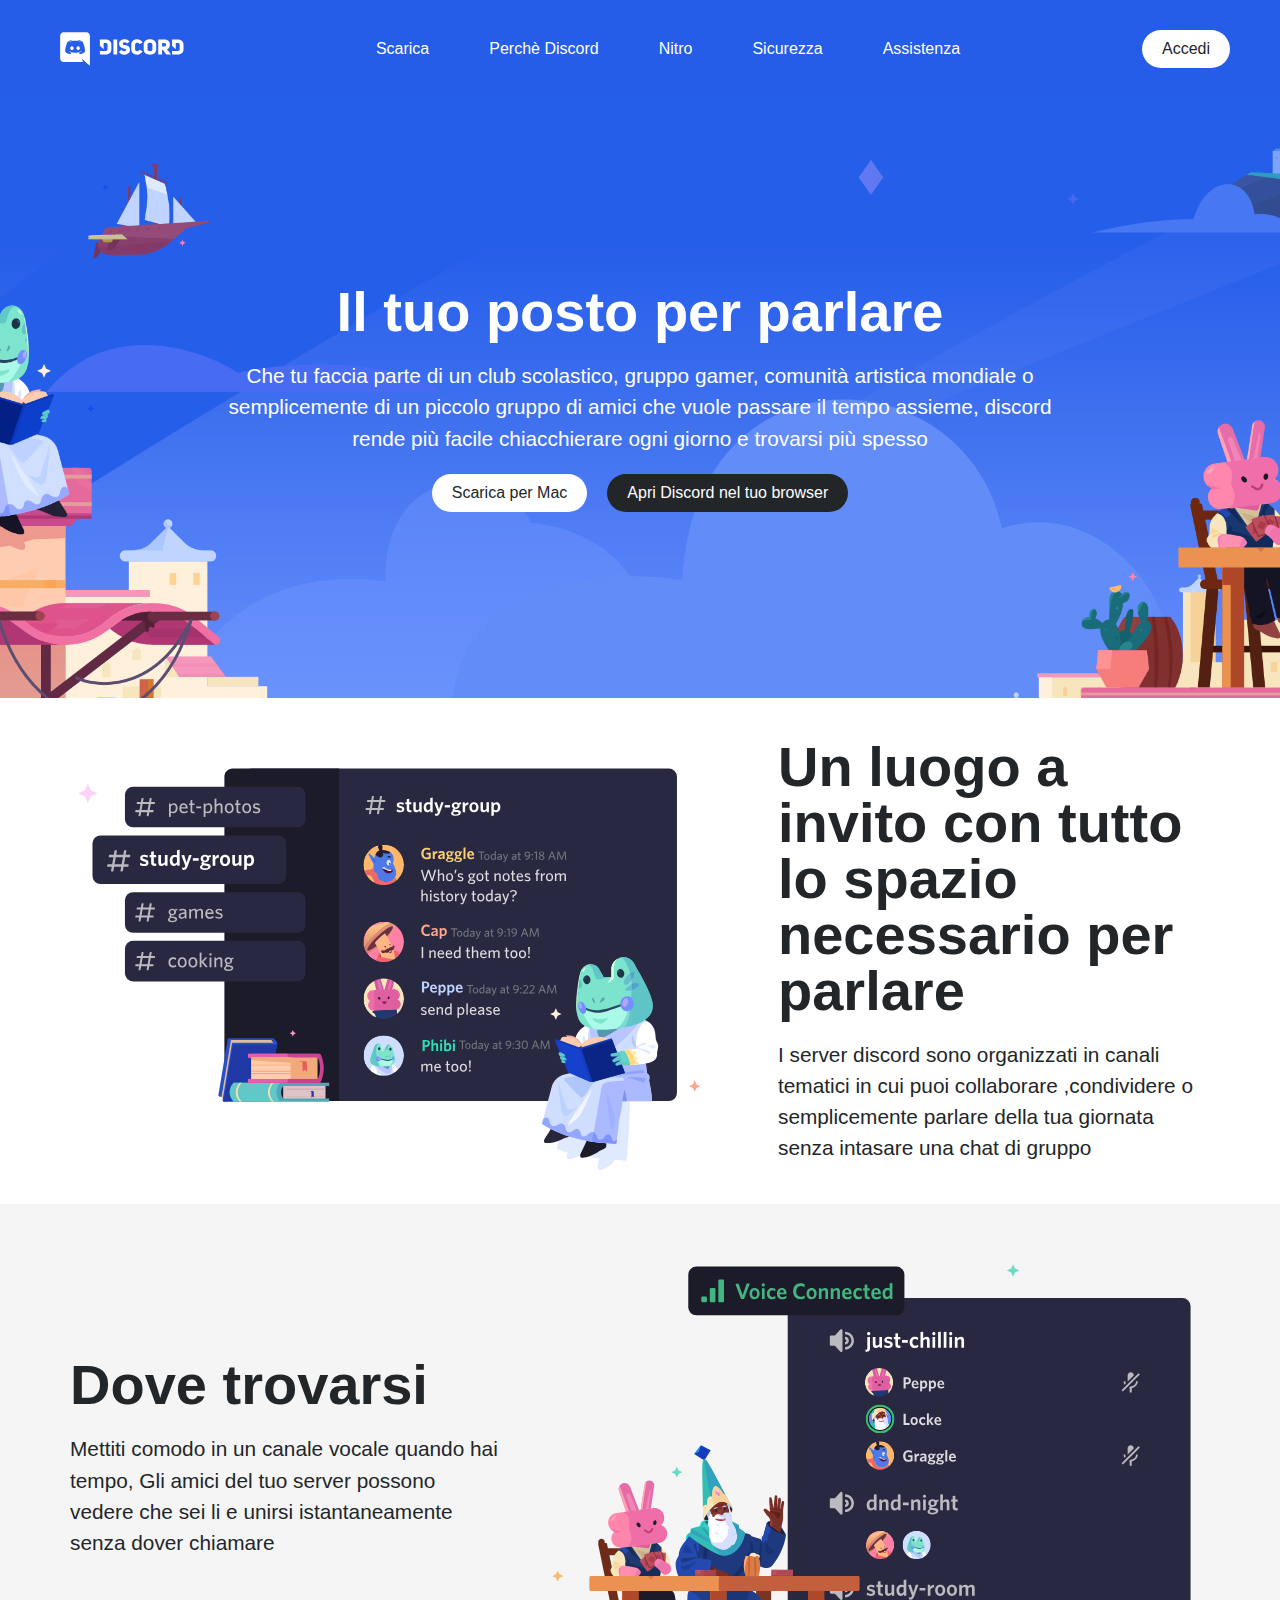
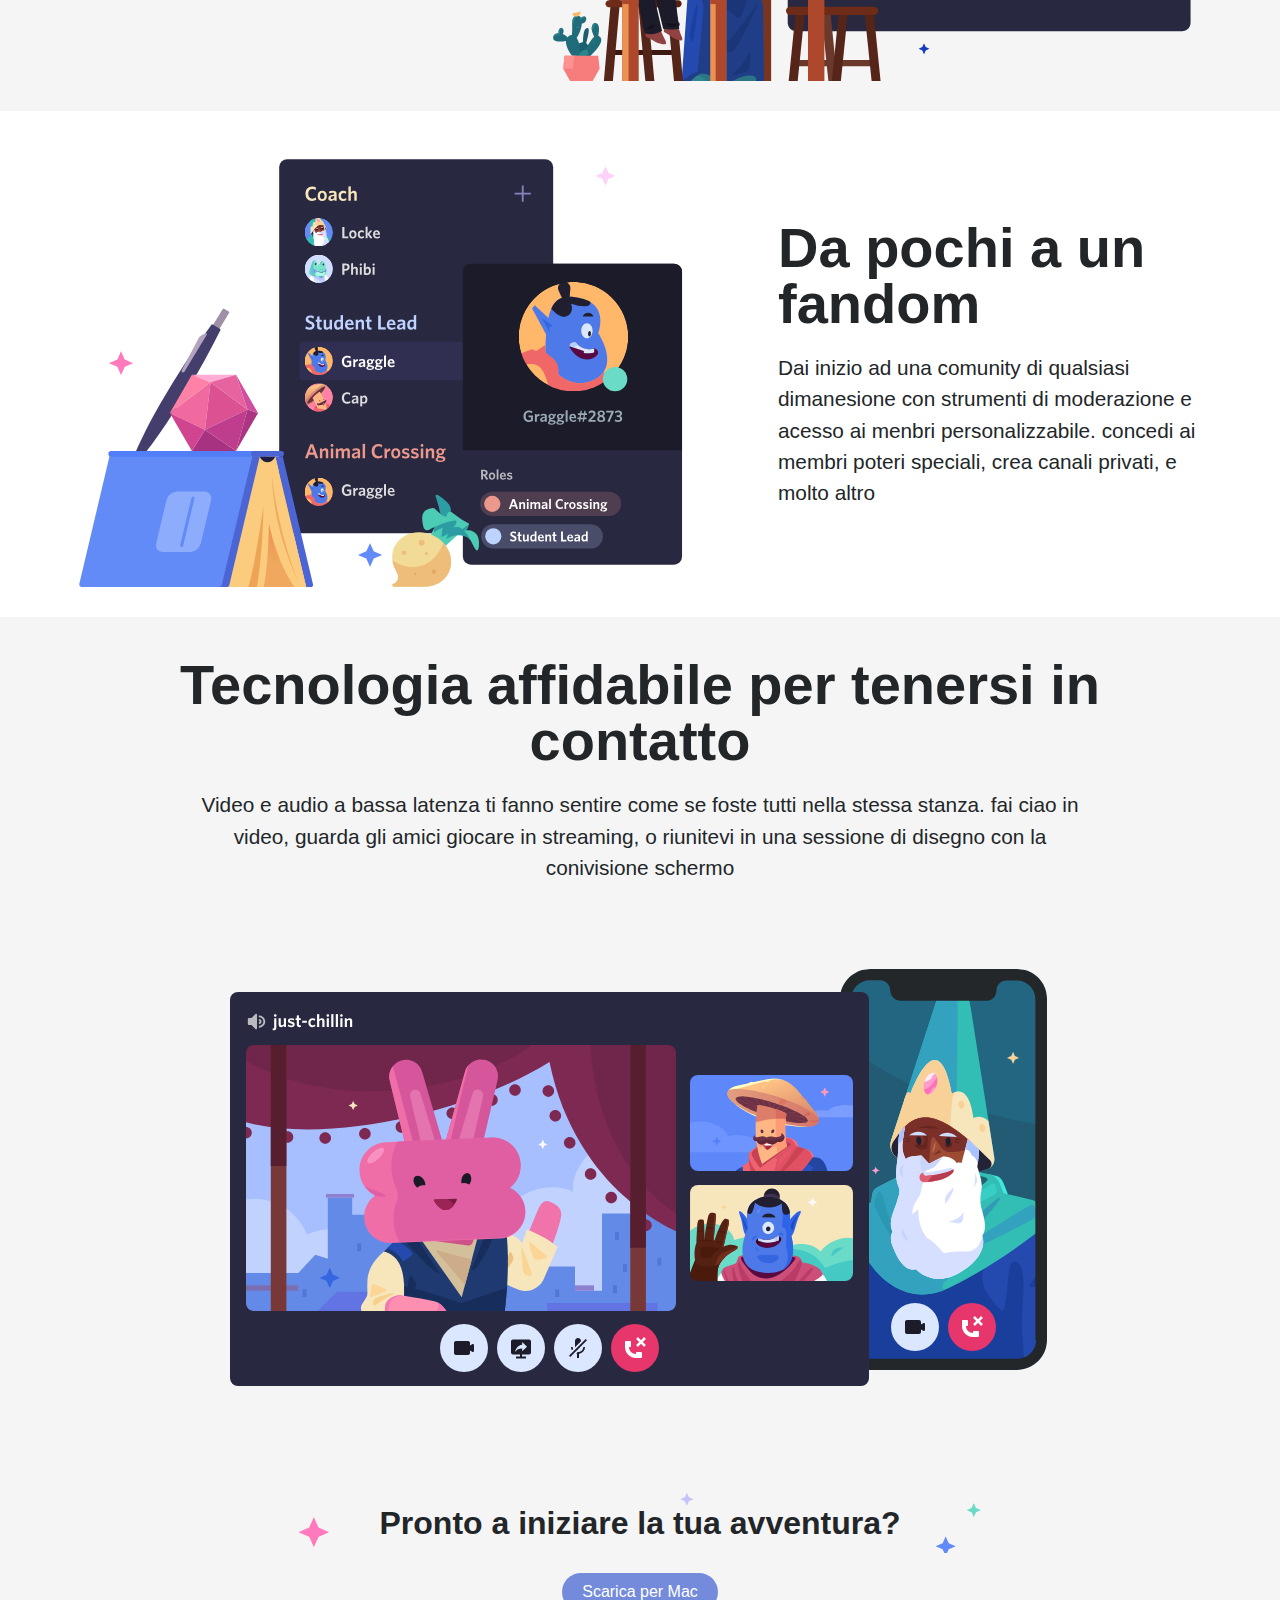
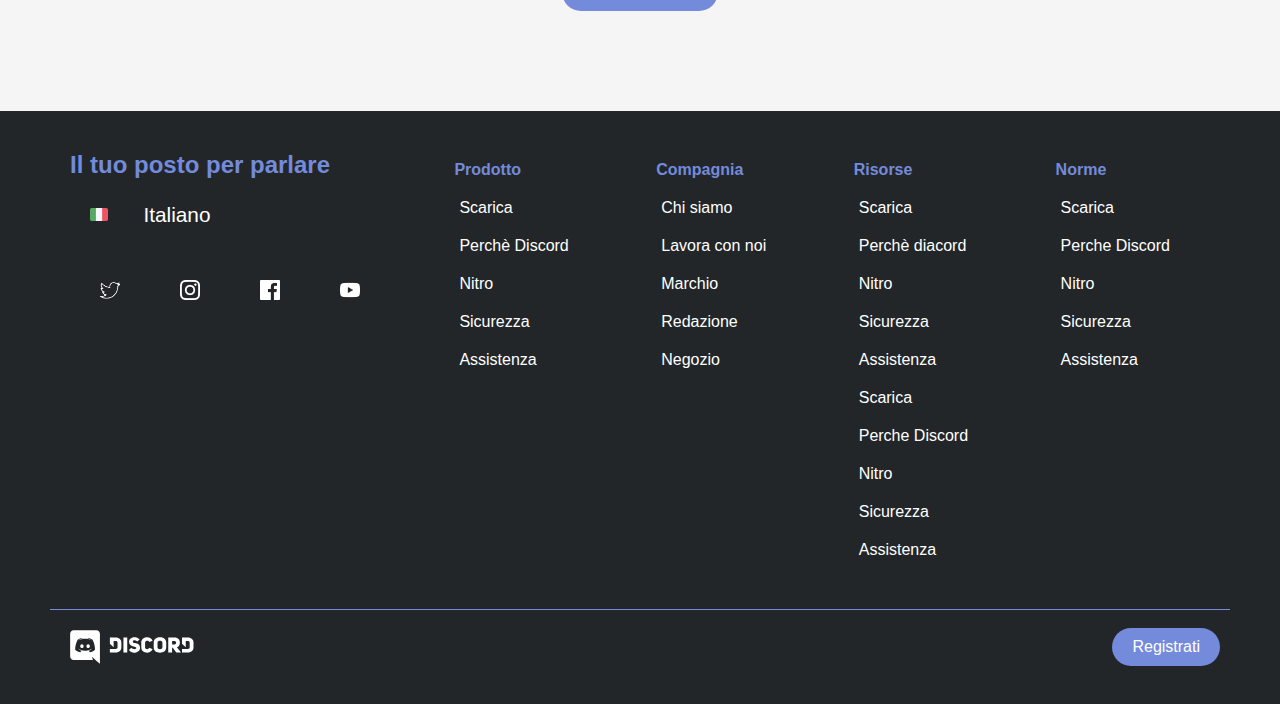
<file: index.html>
<!DOCTYPE html>
<html lang="it">
<head>
    <meta charset="UTF-8">
    <meta name="viewport" content="width=device-width, initial-scale=1.0">
    <link href="https://fonts.cdnfonts.com/css/whitney-2" rel="stylesheet">
    <style>
        @import url('https://fonts.cdnfonts.com/css/whitney-2');
    </style>           
    <link rel="stylesheet" href="./css/style.css">
    <title>Struttura Discord</title>
</head>
<body>
    <header class="backgrownd-bright-blue">
    <!-- logo + access barr -->
        <nav>
            <div class="container flexing spa-bet-flex wrap-flex">
                <img src="../img/logo.svg" alt="logo">
                <ul id=nav-list class="flexing gap wrap-flex">
                    <li><a href="#">Scarica</a></li>
                    <li><a href="#">Perchè Discord</a></li>
                    <li><a href="#">Nitro</a></li>
                    <li><a href="#">Sicurezza</a></li>
                    <li><a href="#">Assistenza</a></li>
                </ul>
                <a class="white-button button" href="">Accedi</a>
            </div>
        </nav>
    </header>
    <main class="backgrownd-light-grey">
    <!-- hero -->
        <section id="hero-section" class="hero-backgrownd align-center-flex">
            <div class="flexing small-container text-white column-flex">
              <h1 class="flexing center-content">Il tuo posto per parlare</h1>
              <p class="flexing center-text">Che tu faccia parte di un club scolastico, gruppo gamer, comunità artistica mondiale o semplicemente di un piccolo gruppo di amici che vuole passare il tempo assieme, discord rende più facile chiacchierare ogni giorno e trovarsi più spesso</p>
              <div class="flexing center-flex gap">
                <a class="button white-button mac-down" href="">Scarica per Mac</a>
                <a class="button dark-grey-button" href="">Apri Discord nel tuo browser</a>
              </div>
            </div>
        </section>
    <!-- section1 Un Luogo white <img txt> -->
        <section class="backgrownd-white">
            <div class="container flexing">
                <img class="img-widt" src="img/item1.svg" alt="img">
                <div class="txt-widt">
                    <h1>Un luogo a invito con tutto lo spazio necessario per parlare</h1>
                    <p>I server discord sono organizzati in canali tematici in cui puoi collaborare ,condividere o semplicemente parlare della tua giornata senza intasare una chat di gruppo</p>
                </div>
            </div>
        </section>
    <!-- section2 Dove Trovarsi grey <-txt img-> -->
        <section class="backgrownd-light-grey">
            <div class="container flexing row-rev-flex">
                <img class="img-widt" src="img/item2.svg" alt="img">
                <div class="txt-widt">
                    <h1>Dove trovarsi</h1>
                    <p>Mettiti comodo in un canale vocale quando hai tempo, Gli amici del tuo server possono vedere che sei li e unirsi istantaneamente senza dover chiamare</p>
                </div>
            </div>
        </section>
    <!-- section3 Da Pochi white <img txt> -->
        <section class="backgrownd-white">
            <div class="container flexing">
                <img class="img-widt" src="img/item3.svg" alt="img">
                <div class="txt-widt">
                    <h1>Da pochi a un fandom </h1>
                    <p>Dai inizio ad una comunity di qualsiasi dimanesione con strumenti di moderazione e acesso ai menbri personalizzabile. concedi ai membri poteri speciali, crea canali privati, e molto altro</p>
                </div>
            </div>
        </section>
    <!-- section4 Tecnologia grey txt-^ img-v> -->
        <section class="backgrownd-light-grey">
            <div class="container flexing column-flex column-rev-flex">
                <img class="small-container no-barr" src="img/item4-big.svg" alt="img">
                <div class="container">
                    <h1 class="center-text">Tecnologia affidabile per tenersi in contatto</h1>
                    <p class="center-text small-container">Video e audio a bassa latenza ti fanno sentire come se foste tutti nella stessa stanza. fai ciao in video, guarda gli amici giocare in streaming, o riunitevi in una sessione di disegno con la conivisione schermo</p>
                </div>
            </div>
        </section>
    <!-- section 5 Pronto? grey txt-^ but-v -->
        <section id=s5box class="flexing backgrownd-light-grey">
            <div id="con5" class="flexing container gap column-flex">
                <h3 id="ready" class="center-text">Pronto a iniziare la tua avventura?</h3>
                <a class="tarnished-purple-button button mac-down" href="">Scarica per Mac</a>
            </div>
        </section>
    </main>
    <footer>
    <!-- greyfooter = final links + nav -->
        <section class="backgrownd-dark-grey text-white">
        <!-- final links = lang + social + links -->
            <div class="container">
                <div class="flexing spa-bet-flex fle-sta-flex wrap-flex">
                    <div id=lang>
                    <!-- lang -->
                        <h2 class="flexing">Il tuo posto per parlare</h2>
                        <div class="flexing">
                            <img id="ita" src="img\ita.png" alt="ita-flag">
                            <p>Italiano</p>
                        </div>
                    <!-- social -->
                        <div id="socials" class=" flexing wrap-flex fle-end-flex">
                            <a href=""><img class="socials" src="img/twitterlogo.png" alt="Tweetter"></a>
                            <a href=""><img class="socials" src="img/instagram-logo.png" alt="Instagram"></a>
                            <a href=""><img class="socials" src="img/facebook-logo.png" alt="Facebook"></a>
                            <a href=""><img class="socials" src="img/youtube-icon.webp" alt="Youtube"></a>
                        </div>
                    </div>
                    <!-- links -->
                    <div id=bottom-links class="flexing spa-bet-flex fle-sta-flex wrap-flex">
                        <div>
                            <h4>Prodotto</h4>
                            <ul>
                                <li><a href="">Scarica</a></li>
                                <li><a href="">Perchè Discord</a></li>
                                <li><a href="">Nitro</a></li>
                                <li><a href="">Sicurezza</a></li>
                                <li><a href="">Assistenza</a></li>
                            </ul>
                        </div>
                        <div>
                        <h4>Compagnia</h4>
                            <ul>
                                <li><a href="">Chi siamo</a></li>
                                <li><a href="">Lavora con noi</a></li>
                                <li><a href="">Marchio</a></li>
                                <li><a href="">Redazione</a></li>
                                <li><a href="">Negozio</a></li>
                            </ul>
                        </div>
                        <div>
                            <h4>Risorse</h4>
                            <ul>
                                <li><a href="">Scarica</a></li>
                                <li><a href="">Perchè diacord</a></li>
                                <li><a href="">Nitro</li></a>
                                <li><a href="">Sicurezza</a></li>
                                <li><a href="">Assistenza</a></li>
                                <li><a href="">Scarica</a></li>
                                <li><a href="">Perche Discord</a></li>
                                <li><a href="">Nitro</a></li>
                                <li><a href="">Sicurezza</a></li>
                                <li><a href="">Assistenza</a></li>
                            </ul>
                        </div>
                        <div>
                            <h4>Norme</h4>
                            <ul>
                                <li><a href="">Scarica</a></li>
                             <li><a href="">Perche Discord</a></li>
                                <li><a href="">Nitro</a></li>
                                <li><a href="">Sicurezza</a></li>
                                <li><a href="">Assistenza</a></li>
                            </ul>
                        </div>
                    </div>
                </div>
            <!-- nav = logo + join barr -->
                <nav class="flexing spa-bet-flex wrap-flex">
                    <img src="../img/logo.svg" alt="logo">
                    <a class="button tarnished-purple-button" href="">Registrati</a>
                </nav>
            </div>
        </section>
    </footer>
    
</body>
</html>
</file>
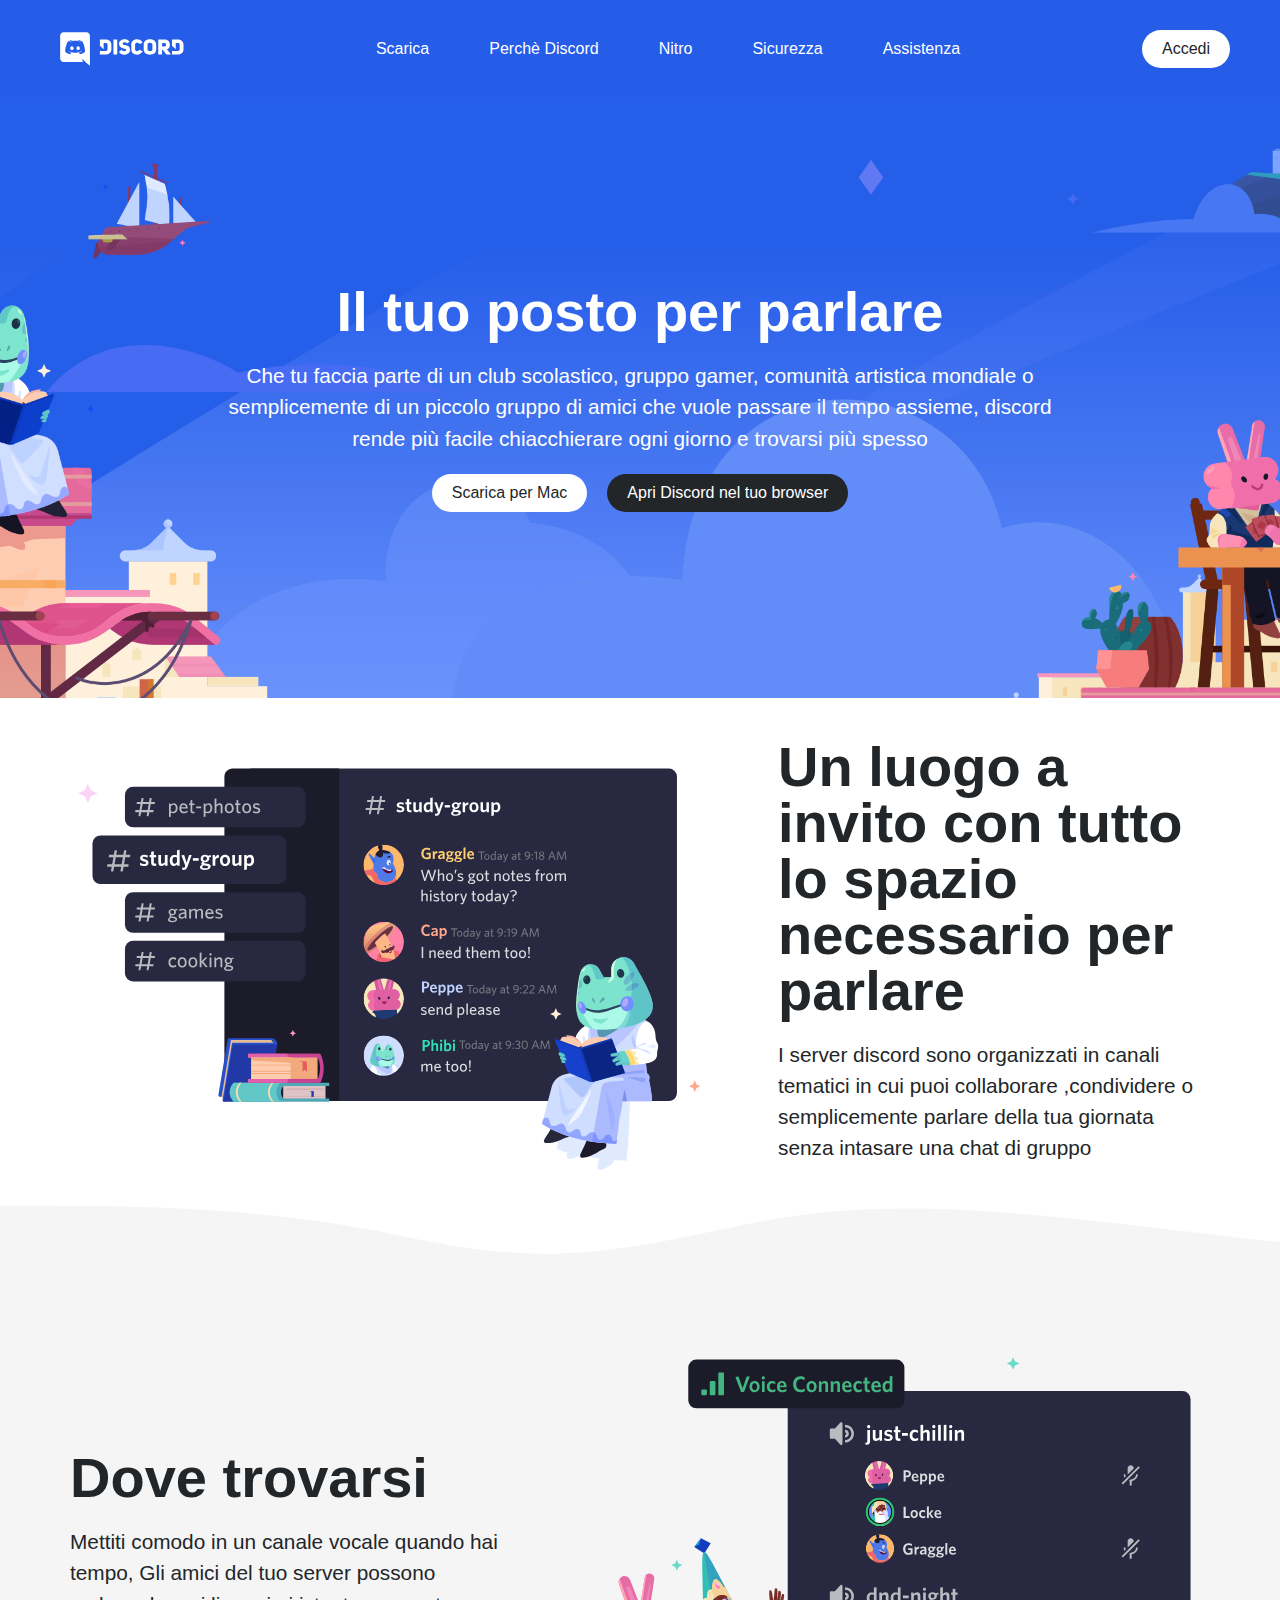
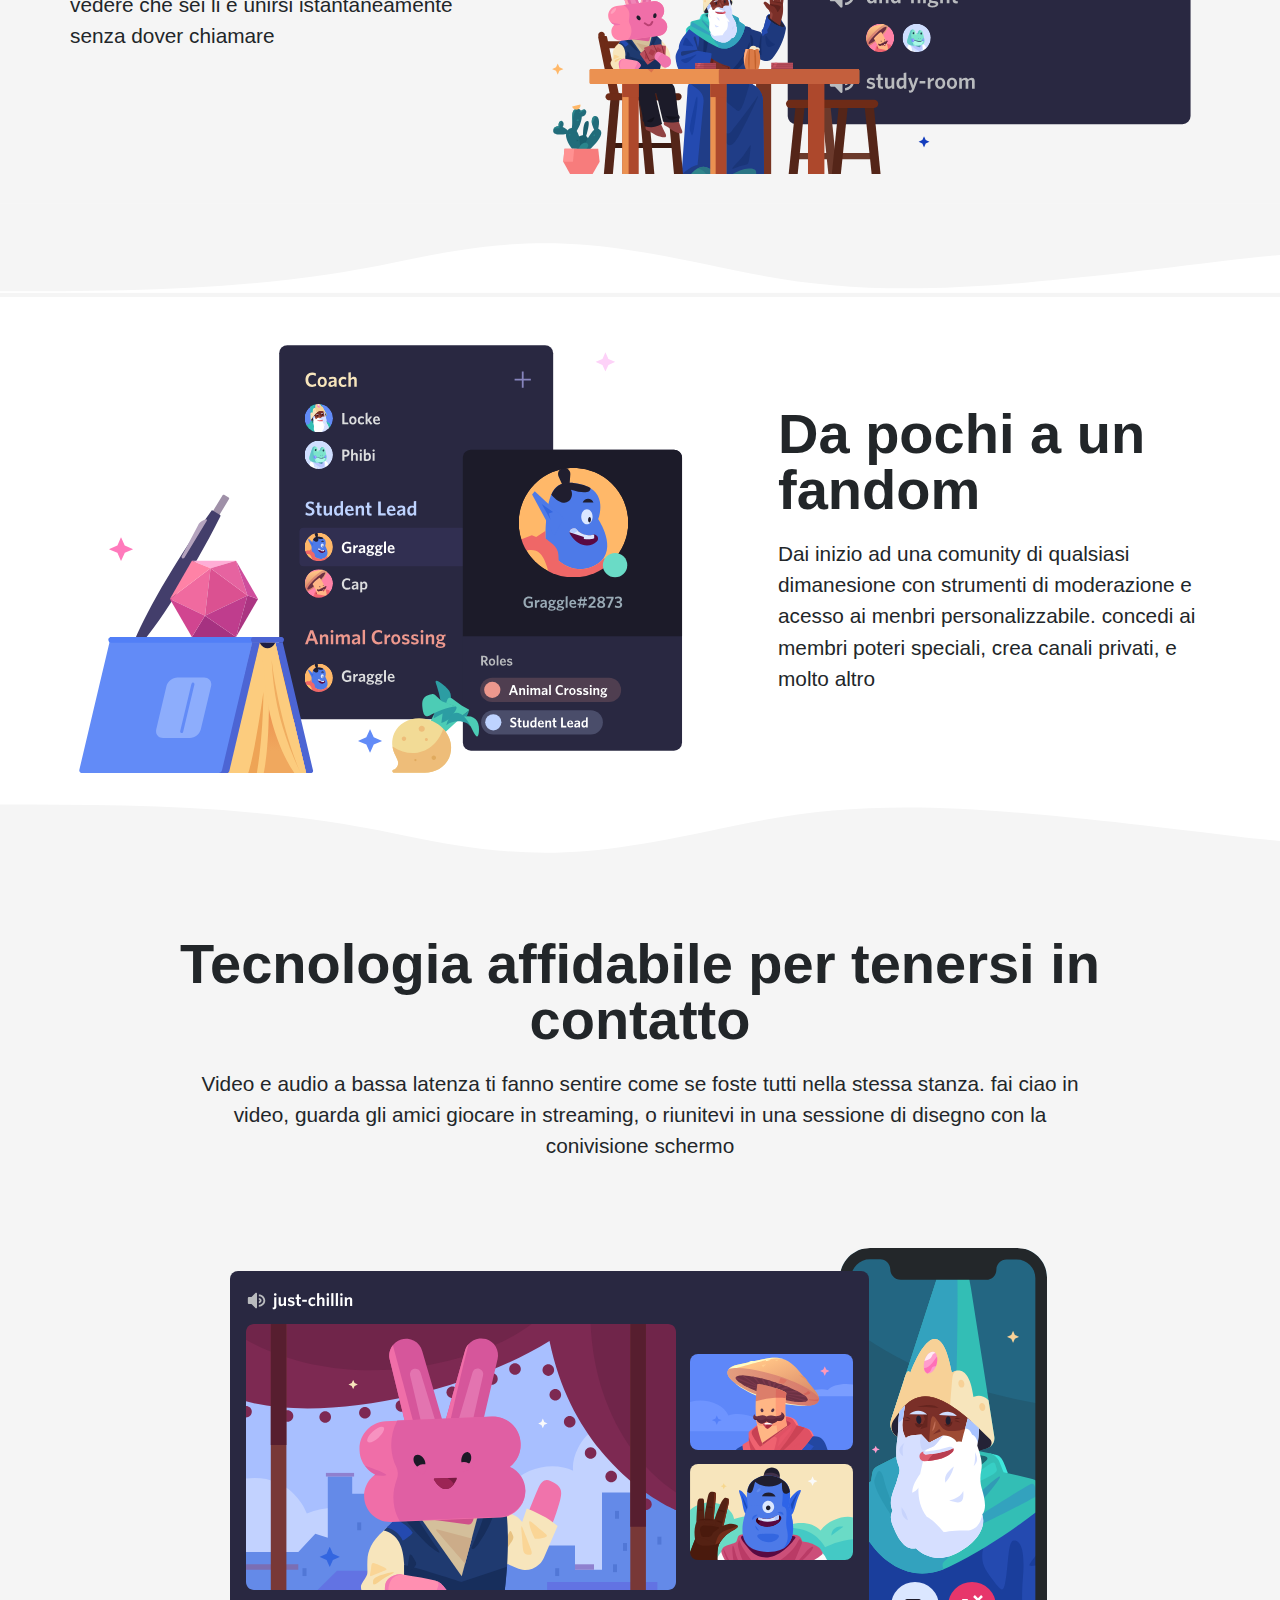
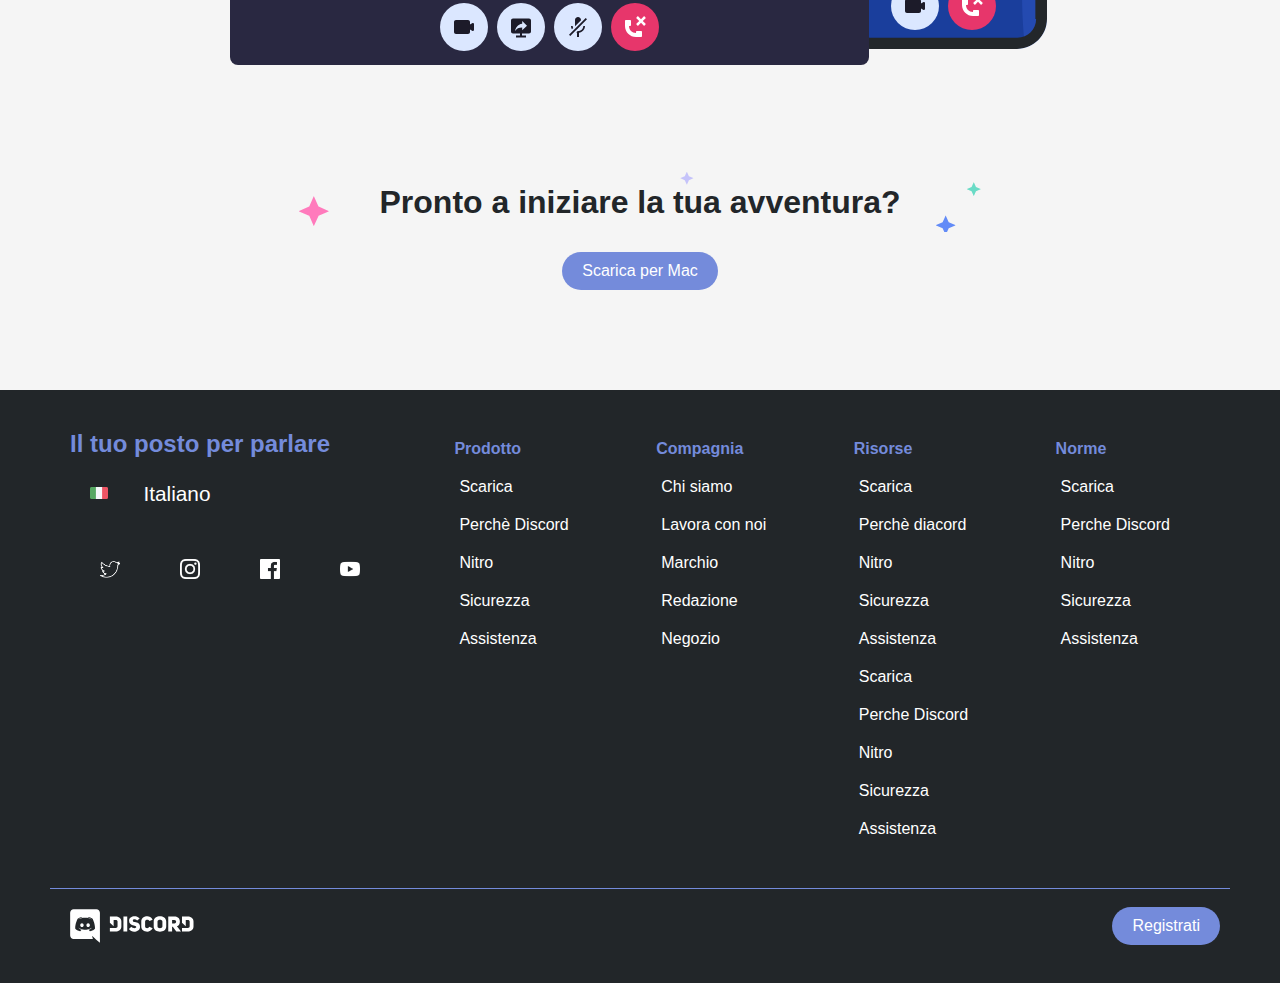
<file: bonus/index.html>
<!DOCTYPE html>
<html lang="it">
<head>
    <meta charset="UTF-8">
    <meta name="viewport" content="width=device-width, initial-scale=1.0">
    <link href="https://fonts.cdnfonts.com/css/whitney-2" rel="stylesheet">
    <style>
        @import url('https://fonts.cdnfonts.com/css/whitney-2');
    </style>           
    <link rel="stylesheet" href="../css/style.css">
    <title>Struttura Discord</title>
</head>
<body>
    <header class="backgrownd-bright-blue">
    <!-- logo + access barr -->
        <nav>
            <div class="container flexing spa-bet-flex wrap-flex">
                <img src="../img/logo.svg" alt="logo">
                <ul id=nav-list class="flexing gap wrap-flex">
                    <li><a href="#">Scarica</a></li>
                    <li><a href="#">Perchè Discord</a></li>
                    <li><a href="#">Nitro</a></li>
                    <li><a href="#">Sicurezza</a></li>
                    <li><a href="#">Assistenza</a></li>
                </ul>
                <a class="white-button button" href="">Accedi</a>
            </div>
        </nav>
    </header>
    <main class="backgrownd-light-grey">
    <!-- hero -->
        <section id="hero-section" class="hero-backgrownd align-center-flex">
            <div class="flexing small-container text-white column-flex">
              <h1 class="flexing center-content">Il tuo posto per parlare</h1>
              <p class="flexing center-text">Che tu faccia parte di un club scolastico, gruppo gamer, comunità artistica mondiale o semplicemente di un piccolo gruppo di amici che vuole passare il tempo assieme, discord rende più facile chiacchierare ogni giorno e trovarsi più spesso</p>
              <div class="flexing center-flex gap">
                <a class="button white-button mac-down" href="">Scarica per Mac</a>
                <a class="button dark-grey-button" href="">Apri Discord nel tuo browser</a>
              </div>
            </div>
        </section>
    <!-- section1 Un Luogo white <img txt> -->
        <section class="backgrownd-white">
            <div class="container flexing">
                <img class="img-widt" src="../img/item1.svg" alt="img">
                <div class="txt-widt">
                    <h1>Un luogo a invito con tutto lo spazio necessario per parlare</h1>
                    <p>I server discord sono organizzati in canali tematici in cui puoi collaborare ,condividere o semplicemente parlare della tua giornata senza intasare una chat di gruppo</p>
                </div>
            </div>
        </section>
    <!-- between sec1-w-^ sec2-g-v topwave -->
        <svg class="wave-1hkxOo backgrownd-white" version="1.1" xmlns="http://www.w3.org/2000/svg" viewBox="0 0 1440 100" preserveAspectRatio="none"><path class="wavePath-haxJK1 animationPaused-2hZ4IO" d="M826.337463,25.5396311 C670.970254,58.655965 603.696181,68.7870267 447.802481,35.1443383 C293.342778,1.81111414 137.33377,1.81111414 0,1.81111414 L0,150 L1920,150 L1920,1.81111414 C1739.53523,-16.6853983 1679.86404,73.1607868 1389.7826,37.4859505 C1099.70117,1.81111414 981.704672,-7.57670281 826.337463,25.5396311 Z" fill="#f5f5f5"></path></svg>
    <!-- section2 Dove Trovarsi grey <-txt img-> -->
        <section class="backgrownd-light-grey">
            <div class="container flexing row-rev-flex">
                <img class="img-widt" src="../img/item2.svg" alt="img">
                <div class="txt-widt">
                    <h1>Dove trovarsi</h1>
                    <p>Mettiti comodo in un canale vocale quando hai tempo, Gli amici del tuo server possono vedere che sei li e unirsi istantaneamente senza dover chiamare</p>
                </div>
            </div>
        </section>
    <!-- between sec2-g-^ sec3-w-v midwave -->
        <svg class="wave-1hkxOo img-down-reflex backgrownd-white" version="1.1" xmlns="http://www.w3.org/2000/svg" viewBox="0 0 1440 100" preserveAspectRatio="none"><path class="wavePath-haxJK1 animationPaused-2hZ4IO" d="M826.337463,25.5396311 C670.970254,58.655965 603.696181,68.7870267 447.802481,35.1443383 C293.342778,1.81111414 137.33377,1.81111414 0,1.81111414 L0,150 L1920,150 L1920,1.81111414 C1739.53523,-16.6853983 1679.86404,73.1607868 1389.7826,37.4859505 C1099.70117,1.81111414 981.704672,-7.57670281 826.337463,25.5396311 Z" fill="#f5f5f5"></path></svg>
    <!-- section3 Da Pochi white <img txt> -->
        <section class="backgrownd-white">
            <div class="container flexing">
                <img class="img-widt" src="../img/item3.svg" alt="img">
                <div class="txt-widt">
                    <h1>Da pochi a un fandom </h1>
                    <p>Dai inizio ad una comunity di qualsiasi dimanesione con strumenti di moderazione e acesso ai menbri personalizzabile. concedi ai membri poteri speciali, crea canali privati, e molto altro</p>
                </div>
            </div>
        </section>
    <!-- between sec3-w-^ sec4-g-v bottomwave -->
        <svg class="wave-1hkxOo backgrownd-white" version="1.1" xmlns="http://www.w3.org/2000/svg" viewBox="0 0 1440 100" preserveAspectRatio="none"><path class="wavePath-haxJK1 animationPaused-2hZ4IO" d="M826.337463,25.5396311 C670.970254,58.655965 603.696181,68.7870267 447.802481,35.1443383 C293.342778,1.81111414 137.33377,1.81111414 0,1.81111414 L0,150 L1920,150 L1920,1.81111414 C1739.53523,-16.6853983 1679.86404,73.1607868 1389.7826,37.4859505 C1099.70117,1.81111414 981.704672,-7.57670281 826.337463,25.5396311 Z" fill="#f5f5f5"></path></svg>
    <!-- section4 Tecnologia grey txt-^ img-v> -->
        <section class="backgrownd-light-grey">
            <div class="container flexing column-flex column-rev-flex">
                <img class="small-container no-barr" src="../img/item4-big.svg" alt="img">
                <div class="container">
                    <h1 class="center-text">Tecnologia affidabile per tenersi in contatto</h1>
                    <p class="center-text small-container">Video e audio a bassa latenza ti fanno sentire come se foste tutti nella stessa stanza. fai ciao in video, guarda gli amici giocare in streaming, o riunitevi in una sessione di disegno con la conivisione schermo</p>
                </div>
            </div>
        </section>
    <!-- section 5 Pronto? grey txt-^ but-v -->
        <section class="flexing backgrownd-light-grey">
            <div id="con5" class="flexing container gap column-flex">
                <h3 id="ready" class="center-text">Pronto a iniziare la tua avventura?</h3>
                <a class="tarnished-purple-button button mac-down" href="">Scarica per Mac</a>
            </div>
        </section>
    </main>
    <footer>
    <!-- greyfooter = final links + nav -->
        <section class="backgrownd-dark-grey text-white">
        <!-- final links = lang + social + links -->
            <div class="container">
                <div class="flexing spa-bet-flex fle-sta-flex wrap-flex">
                    <div id=lang>
                    <!-- lang -->
                        <h2 class="flexing">Il tuo posto per parlare</h2>
                        <div class="flexing">
                            <img id="ita" src="../img/ita.png" alt="ita-flag">
                            <p>Italiano</p>
                        </div>
                    <!-- social -->
                        <div id="socials" class=" flexing wrap-flex fle-end-flex">
                            <a href="#"><img class="socials" src="../img/twitterlogo.png" alt="Tweetter"></a>
                            <a href="#"><img class="socials" src="../img/instagram-logo.png" alt="Instagram"></a>
                            <a href="#"><img class="socials" src="../img/facebook-logo.png" alt="Facebook"></a>
                            <a href="#"><img class="socials" src="../img/youtube-icon.webp" alt="Youtube"></a>
                        </div>
                    </div>
                    <!-- links -->
                    <div id=bottom-links class="flexing spa-bet-flex fle-sta-flex wrap-flex">
                        <div>
                            <h4>Prodotto</h4>
                            <ul>
                                <li><a href="#">Scarica</a></li>
                                <li><a href="#">Perchè Discord</a></li>
                                <li><a href="#">Nitro</a></li>
                                <li><a href="#">Sicurezza</a></li>
                                <li><a href="#">Assistenza</a></li>
                            </ul>
                        </div>
                        <div>
                        <h4>Compagnia</h4>
                            <ul>
                                <li><a href="#">Chi siamo</a></li>
                                <li><a href="#">Lavora con noi</a></li>
                                <li><a href="#">Marchio</a></li>
                                <li><a href="#">Redazione</a></li>
                                <li><a href="#">Negozio</a></li>
                            </ul>
                        </div>
                        <div>
                            <h4>Risorse</h4>
                            <ul>
                                <li><a href="#">Scarica</a></li>
                                <li><a href="#">Perchè diacord</a></li>
                                <li><a href="#">Nitro</li></a>
                                <li><a href="#">Sicurezza</a></li>
                                <li><a href="#">Assistenza</a></li>
                                <li><a href="#">Scarica</a></li>
                                <li><a href="#">Perche Discord</a></li>
                                <li><a href="#">Nitro</a></li>
                                <li><a href="#">Sicurezza</a></li>
                                <li><a href="#">Assistenza</a></li>
                            </ul>
                        </div>
                        <div>
                            <h4>Norme</h4>
                            <ul>
                                <li><a href="#">Scarica</a></li>
                                <li><a href="#">Perche Discord</a></li>
                                <li><a href="#">Nitro</a></li>
                                <li><a href="#">Sicurezza</a></li>
                                <li><a href="#">Assistenza</a></li>
                            </ul>
                        </div>
                    </div>
                </div>
            <!-- nav = logo + join barr -->
                <nav class="flexing spa-bet-flex wrap-flex">
                    <img src="../img/logo.svg" alt="logo">
                    <a class="button tarnished-purple-button" href="#">Registrati</a>
                </nav>
            </div>
        </section>
    </footer>
    
</body>
</html>
</file>
<file: css/style.css>
/* reset__________________________________________________________________ */
* {
    margin: 0;
    padding: 0;
    box-sizing: border-box;
}

svg {
    background-color: white;
}

/* custom properties____________________________________________________ */


/* assets________________________________________________________________ */

body {
    font-family: Whitney, Helvetica Newe, Helvetica, Arial, sans-serif; 
    color: #222629;
    background-color: #f5f5f5;  
}

li>a {
    color: white;
    text-decoration: none;
}
.gap {
    gap: 20px;
}

ul, li, div, section, nav, h1, p, a, img {
    padding: 10px 10px;
}

ul {
    list-style-type: none;
}

.debug {
    border: 1px solid red;
}

.container {
    max-width: 1200px;
    margin: 0 auto;
}

.small-container {
    max-width: 900px;
    margin: 0 auto;
}

.img-widt {
    width: 60%;
}

.txt-widt {
    width: 40%;
}

.no-barr {
    max-width: 100%;
}

#ita {
    max-width: 2.4em;
    margin-right: 15px;
}

.center-content {
    place-content: center;

}

#socials {
    gap: 20px;

}

#facebook {
    object-position: 30px;
}

img.socials {
    height: 2.5em;
}

.backgrownd-tarnish-purple {
    background-color: #748bdb;
}

.backgrownd-white {
    background-color: white;
}

.backgrownd-dark-grey {
    background-color: #222629;
}

.backgrownd-bright-blue {
    background-color: #255ce8;
}

.backgrownd-light-grey {
    background-color: #f5f5f5;
}

.grey-wave {
    fill: #f5f5f5;
}

.img-down-reflex {
    -webkit-transform: scaleY(-1);
}

#con5 {
    margin-bottom: 80px;
}


#ready {
    padding: 0px 80px;
    background-image: url(../img/stars.svg);
    background-size: 100% auto;
    line-height: 60px;
    font-size: 2em;

    
}

#lang {
    flex-grow: 1;
}

#bottom-links {
    flex-grow: 4;
}

div>nav {
    border-top: 1px solid #748bdb;
}

.fit {
    width: 100%;
    height: 40px;
}

#hero-section {
    background-image: url("../img/jumbo.png");
    background-size: auto  750px;
    background-position: center;
    height: 600px;
}

/*
__________COLORS___________
light-grey         #f5f5f5
dark               #050505
dark-grey          #222629
bright-blue        #255ce8
tarnished-purple   #748bdb
*/

/* text_______________________________________________________________ */
.text-dark {
    color: #050505
}

.text-white {
    color: white;
}

.text-tarnished-purple {
    color: #748bdb
}

p {
    font-size: 130%;
    line-height: 1.5em;
}

h4 {
    color: #748bdb;
    padding: 0px 25px;
}

h3 {
    font-size: 20px;
}

h2 {
    color: #748bdb;
}

h1 {
    font-size: 3.5em;
    line-height: 1em;
}

#nav-list {
    color: white;
}

.center-text {
    text-align: center;
     
}

/* buttons_______________________________________________________________ */
/*
__________COLORS___________
dark-grey          #222629
tarnished-purple   #748bdb
*/

.button {
    padding: 10px 20px;
    border-radius: 20px;
    text-decoration: none; 
}

.white-button {
    color: #222629;
    background-color: white;
}

.dark-grey-button {
    color: white;
    background-color:#222629;
}

.tarnished-purple-button {
    color: white;
    background-color: #748bdb;
}

a.mac-down::before {
    content: ↓;  
}

/* flexing_______________________________________________________________ */

.flexing {
    display: flex;
    align-items: center;
}

.wrap-flex {
    flex-wrap: wrap;
}

.no-horizontal-bar {
    width: auto;
}

.spa-bet-flex {
    justify-content: space-between;
}

.align-center-flex {
    align-content: center;
}

.fle-sta-flex {
    align-items: flex-start;
}

.fle-sta-flex {
    align-items: flex-start;
}

.fle-end-flex {
    align-items: flex-end;
}

.center-flex {
    justify-content: center;
}

.column-flex {
    flex-direction: column;
}

.row-rev-flex {
    flex-direction: row-reverse;
}

.column-rev-flex {
    flex-direction: column-reverse;
}

.center-align-flex {
    align-items: center;
}
</file>
